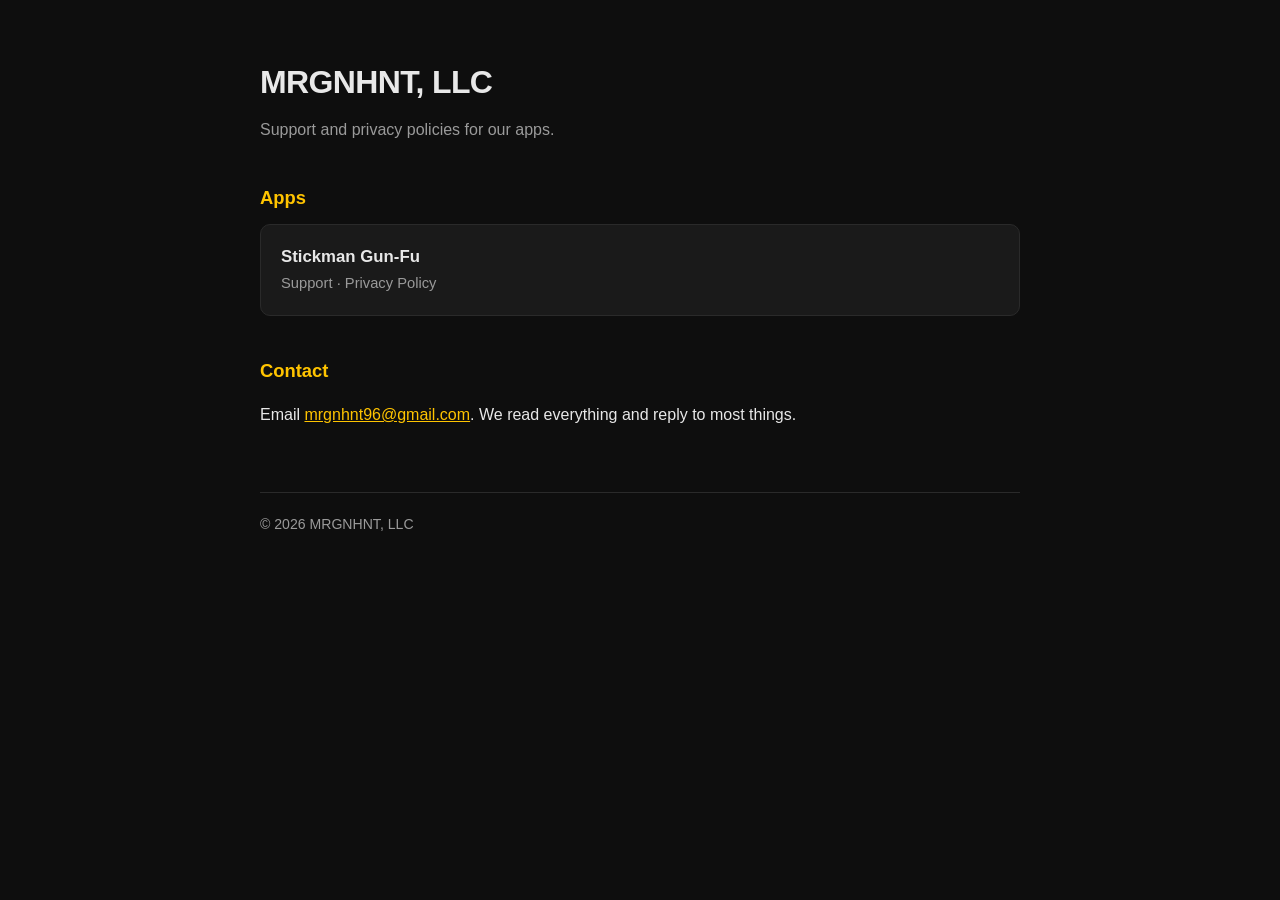
<file: index.html>
<!doctype html>
<html lang="en">
<head>
<meta charset="utf-8">
<meta name="viewport" content="width=device-width, initial-scale=1">
<title>MRGNHNT, LLC — Support &amp; Privacy</title>
<meta name="description" content="Support pages and privacy policies for the apps made by MRGNHNT, LLC, with a contact email that a person reads.">
<link rel="canonical" href="https://mrgnhnt.com/support/">
<meta property="og:type" content="website">
<meta property="og:title" content="MRGNHNT, LLC — Support &amp; Privacy">
<meta property="og:description" content="Support pages and privacy policies for the apps made by MRGNHNT, LLC, with a contact email that a person reads.">
<meta property="og:url" content="https://mrgnhnt.com/support/">
<meta name="twitter:card" content="summary">
<link rel="icon" type="image/png" sizes="180x180" href="icon-180.png">
<link rel="apple-touch-icon" href="icon-180.png">
<link rel="stylesheet" href="style.css">
</head>
<body>
<div class="wrap">
<main>
  <h1>MRGNHNT, LLC</h1>
  <p class="sub">Support and privacy policies for our apps.</p>

  <h2>Apps</h2>
  <a class="card" href="gun-fu/">
    <b>Stickman Gun-Fu</b>
    <span>Support &middot; Privacy Policy</span>
  </a>

  <h2>Contact</h2>
  <p>Email <a href="mailto:mrgnhnt96@gmail.com">mrgnhnt96@gmail.com</a>.
     We read everything and reply to most things.</p>

</main>

  <footer>
    &copy; 2026 MRGNHNT, LLC
  </footer>
</div>
</body>
</html>
</file>
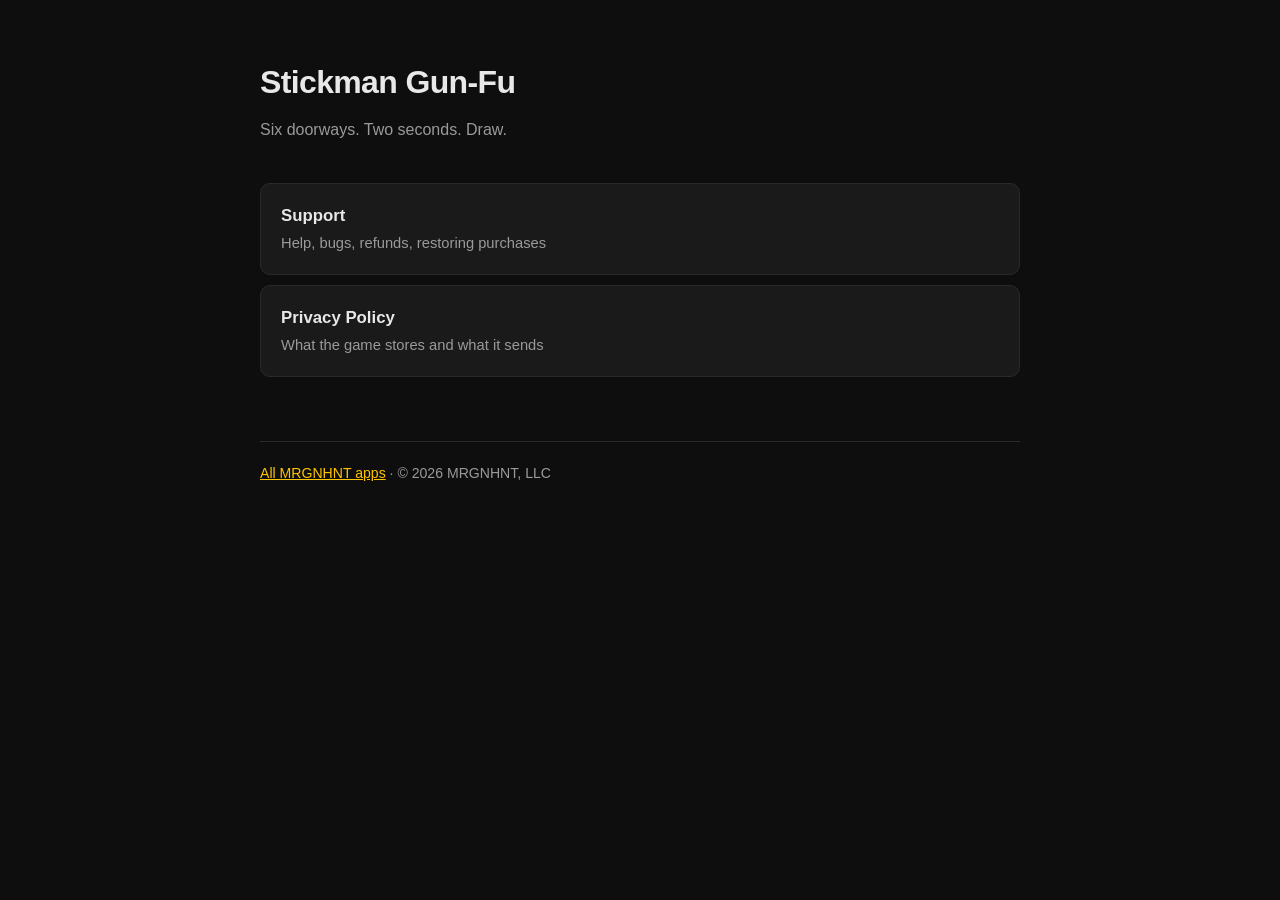
<file: gun-fu/index.html>
<!doctype html>
<html lang="en">
<head>
<meta charset="utf-8">
<meta name="viewport" content="width=device-width, initial-scale=1">
<title>Stickman Gun-Fu — Support &amp; Privacy</title>
<meta name="description" content="Get help with Stickman Gun-Fu and read its privacy policy. Support, refunds, restoring purchases and what the game stores.">
<link rel="canonical" href="https://mrgnhnt.com/support/gun-fu/">
<meta property="og:type" content="website">
<meta property="og:title" content="Stickman Gun-Fu — Support &amp; Privacy">
<meta property="og:description" content="Get help with Stickman Gun-Fu and read its privacy policy. Support, refunds, restoring purchases and what the game stores.">
<meta property="og:url" content="https://mrgnhnt.com/support/gun-fu/">
<meta property="og:image" content="https://mrgnhnt.com/support/gun-fu/share-v1.png">
<meta property="og:image:width" content="1200">
<meta property="og:image:height" content="630">
<meta property="og:image:alt" content="Stickman Gun-Fu: a stickman in sunglasses and the words Six enemies. Tap first.">
<meta name="twitter:card" content="summary_large_image">
<link rel="icon" type="image/png" sizes="180x180" href="icon-180.png">
<link rel="apple-touch-icon" href="icon-180.png">
<link rel="stylesheet" href="../style.css">
</head>
<body>
<div class="wrap">
<main>
  <h1>Stickman Gun-Fu</h1>
  <p class="sub">Six doorways. Two seconds. Draw.</p>

  <a class="card" href="support/"><b>Support</b><span>Help, bugs, refunds, restoring purchases</span></a>
  <a class="card" href="privacy/"><b>Privacy Policy</b><span>What the game stores and what it sends</span></a>

</main>

  <footer>
    <a href="../">All MRGNHNT apps</a> &middot; &copy; 2026 MRGNHNT, LLC
  </footer>
</div>
</body>
</html>
</file>
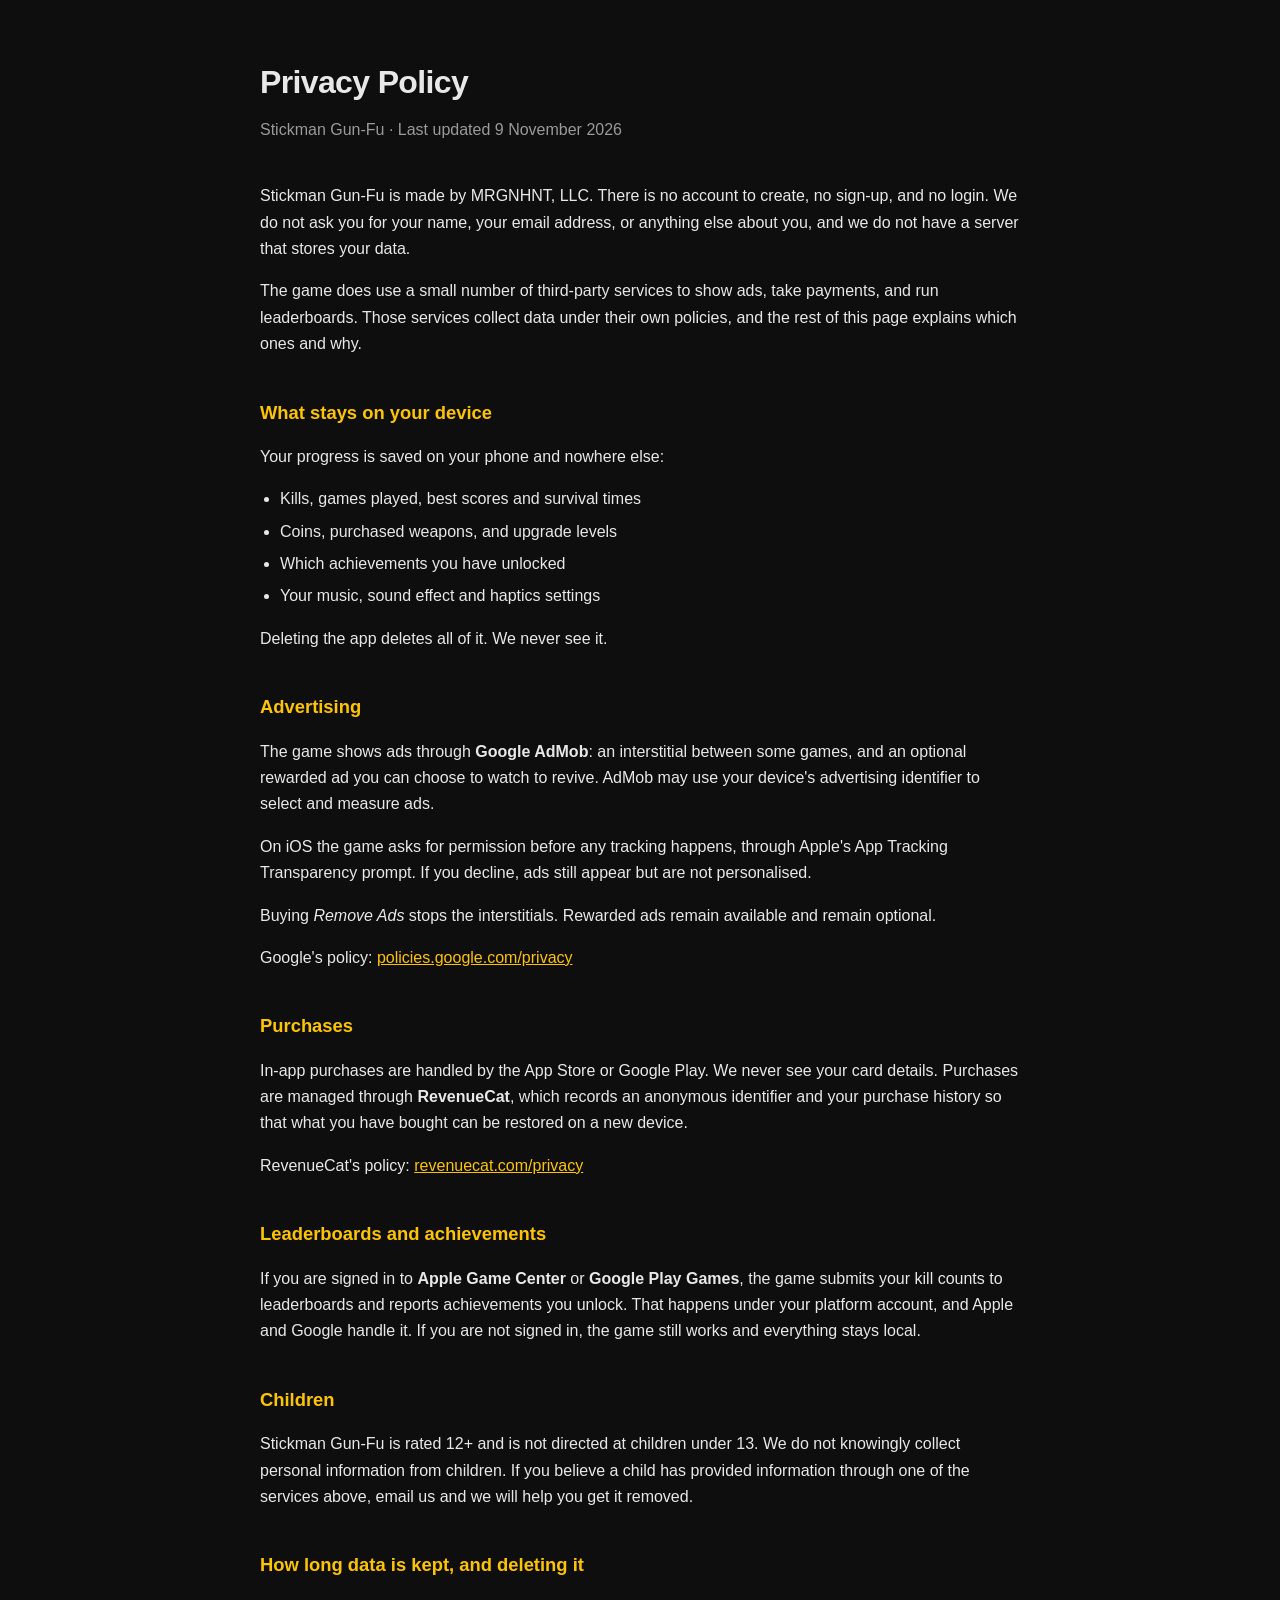
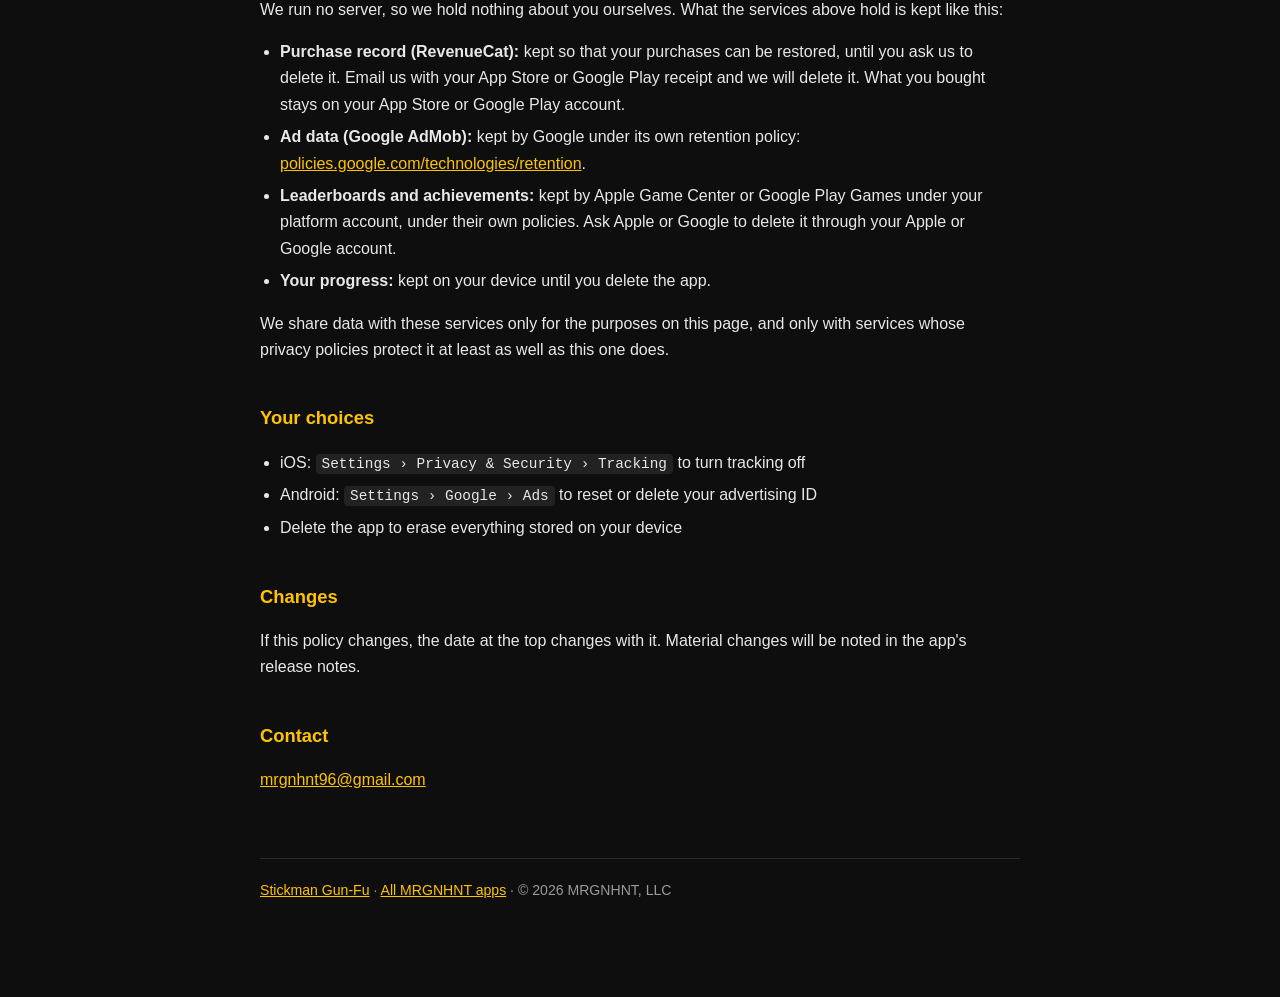
<file: gun-fu/privacy/index.html>
<!doctype html>
<html lang="en">
<head>
<meta charset="utf-8">
<meta name="viewport" content="width=device-width, initial-scale=1">
<title>Stickman Gun-Fu — Privacy Policy</title>
<meta name="description" content="What Stickman Gun-Fu keeps on your device, the services it uses for ads, purchases and leaderboards, and how to delete your data.">
<link rel="canonical" href="https://mrgnhnt.com/support/gun-fu/privacy/">
<meta property="og:type" content="website">
<meta property="og:title" content="Stickman Gun-Fu — Privacy Policy">
<meta property="og:description" content="What Stickman Gun-Fu keeps on your device, the services it uses for ads, purchases and leaderboards, and how to delete your data.">
<meta property="og:url" content="https://mrgnhnt.com/support/gun-fu/privacy/">
<meta property="og:image" content="https://mrgnhnt.com/support/gun-fu/share-v1.png">
<meta property="og:image:width" content="1200">
<meta property="og:image:height" content="630">
<meta property="og:image:alt" content="Stickman Gun-Fu: a stickman in sunglasses and the words Six enemies. Tap first.">
<meta name="twitter:card" content="summary_large_image">
<link rel="icon" type="image/png" sizes="180x180" href="../icon-180.png">
<link rel="apple-touch-icon" href="../icon-180.png">
<link rel="stylesheet" href="../../style.css">
</head>
<body>
<div class="wrap">
<main>
  <h1>Privacy Policy</h1>
  <p class="sub">Stickman Gun-Fu &middot; Last updated 9 November 2026</p>

  <p>Stickman Gun-Fu is made by MRGNHNT, LLC. There is no account to create, no
  sign-up, and no login. We do not ask you for your name, your email address, or
  anything else about you, and we do not have a server that stores your data.</p>

  <p>The game does use a small number of third-party services to show ads, take
  payments, and run leaderboards. Those services collect data under their own
  policies, and the rest of this page explains which ones and why.</p>

  <h2>What stays on your device</h2>
  <p>Your progress is saved on your phone and nowhere else:</p>
  <ul>
    <li>Kills, games played, best scores and survival times</li>
    <li>Coins, purchased weapons, and upgrade levels</li>
    <li>Which achievements you have unlocked</li>
    <li>Your music, sound effect and haptics settings</li>
  </ul>
  <p>Deleting the app deletes all of it. We never see it.</p>

  <h2>Advertising</h2>
  <p>The game shows ads through <b>Google AdMob</b>: an interstitial between some
  games, and an optional rewarded ad you can choose to watch to revive. AdMob may
  use your device's advertising identifier to select and measure ads.</p>
  <p>On iOS the game asks for permission before any tracking happens, through
  Apple's App Tracking Transparency prompt. If you decline, ads still appear but
  are not personalised.</p>
  <p>Buying <i>Remove Ads</i> stops the interstitials. Rewarded ads remain available
  and remain optional.</p>
  <p>Google's policy: <a href="https://policies.google.com/privacy">policies.google.com/privacy</a></p>

  <h2>Purchases</h2>
  <p>In-app purchases are handled by the App Store or Google Play. We never see your
  card details. Purchases are managed through <b>RevenueCat</b>, which records an
  anonymous identifier and your purchase history so that what you have bought can be
  restored on a new device.</p>
  <p>RevenueCat's policy: <a href="https://www.revenuecat.com/privacy">revenuecat.com/privacy</a></p>

  <h2>Leaderboards and achievements</h2>
  <p>If you are signed in to <b>Apple Game Center</b> or <b>Google Play Games</b>, the
  game submits your kill counts to leaderboards and reports achievements you unlock.
  That happens under your platform account, and Apple and Google handle it. If you
  are not signed in, the game still works and everything stays local.</p>

  <h2>Children</h2>
  <p>Stickman Gun-Fu is rated 12+ and is not directed at children under 13. We do not
  knowingly collect personal information from children. If you believe a child has
  provided information through one of the services above, email us and we will help
  you get it removed.</p>

  <h2>How long data is kept, and deleting it</h2>
  <p>We run no server, so we hold nothing about you ourselves. What the services above
  hold is kept like this:</p>
  <ul>
    <li><b>Purchase record (RevenueCat):</b> kept so that your purchases can be restored,
    until you ask us to delete it. Email us with your App Store or Google Play receipt and
    we will delete it. What you bought stays on your App Store or Google Play account.</li>
    <li><b>Ad data (Google AdMob):</b> kept by Google under its own retention policy:
    <a href="https://policies.google.com/technologies/retention">policies.google.com/technologies/retention</a>.</li>
    <li><b>Leaderboards and achievements:</b> kept by Apple Game Center or Google Play Games
    under your platform account, under their own policies. Ask Apple or Google to delete
    it through your Apple or Google account.</li>
    <li><b>Your progress:</b> kept on your device until you delete the app.</li>
  </ul>
  <p>We share data with these services only for the purposes on this page, and only with
  services whose privacy policies protect it at least as well as this one does.</p>

  <h2>Your choices</h2>
  <ul>
    <li>iOS: <code>Settings &rsaquo; Privacy &amp; Security &rsaquo; Tracking</code> to turn tracking off</li>
    <li>Android: <code>Settings &rsaquo; Google &rsaquo; Ads</code> to reset or delete your advertising ID</li>
    <li>Delete the app to erase everything stored on your device</li>
  </ul>

  <h2>Changes</h2>
  <p>If this policy changes, the date at the top changes with it. Material changes
  will be noted in the app's release notes.</p>

  <h2>Contact</h2>
  <p><a href="mailto:mrgnhnt96@gmail.com">mrgnhnt96@gmail.com</a></p>

</main>

  <footer>
    <a href="../">Stickman Gun-Fu</a> &middot;
    <a href="../../">All MRGNHNT apps</a> &middot; &copy; 2026 MRGNHNT, LLC
  </footer>
</div>
</body>
</html>
</file>
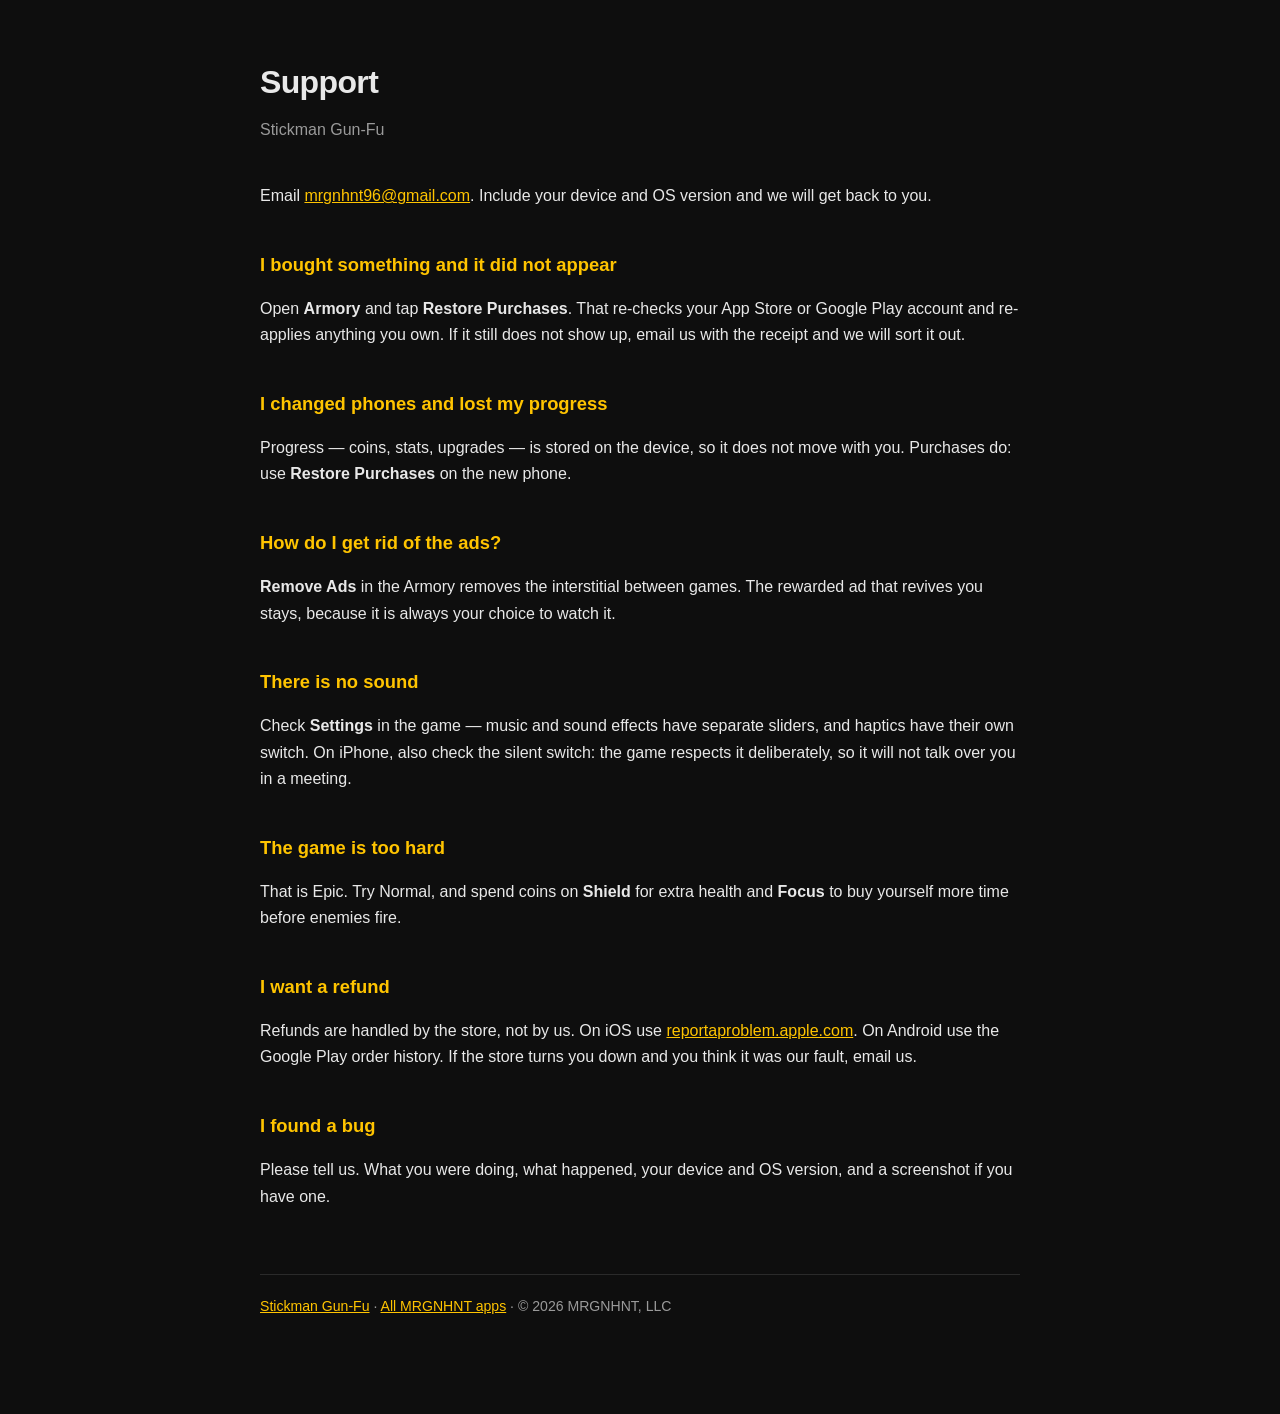
<file: gun-fu/support/index.html>
<!doctype html>
<html lang="en">
<head>
<meta charset="utf-8">
<meta name="viewport" content="width=device-width, initial-scale=1">
<title>Stickman Gun-Fu — Support</title>
<meta name="description" content="Help with Stickman Gun-Fu: restoring purchases, removing ads, refunds, sound, difficulty and reporting bugs. Email us and we reply.">
<link rel="canonical" href="https://mrgnhnt.com/support/gun-fu/support/">
<meta property="og:type" content="website">
<meta property="og:title" content="Stickman Gun-Fu — Support">
<meta property="og:description" content="Help with Stickman Gun-Fu: restoring purchases, removing ads, refunds, sound, difficulty and reporting bugs. Email us and we reply.">
<meta property="og:url" content="https://mrgnhnt.com/support/gun-fu/support/">
<meta property="og:image" content="https://mrgnhnt.com/support/gun-fu/share-v1.png">
<meta property="og:image:width" content="1200">
<meta property="og:image:height" content="630">
<meta property="og:image:alt" content="Stickman Gun-Fu: a stickman in sunglasses and the words Six enemies. Tap first.">
<meta name="twitter:card" content="summary_large_image">
<link rel="icon" type="image/png" sizes="180x180" href="../icon-180.png">
<link rel="apple-touch-icon" href="../icon-180.png">
<link rel="stylesheet" href="../../style.css">
</head>
<body>
<div class="wrap">
<main>
  <h1>Support</h1>
  <p class="sub">Stickman Gun-Fu</p>

  <p>Email <a href="mailto:mrgnhnt96@gmail.com">mrgnhnt96@gmail.com</a>. Include your
  device and OS version and we will get back to you.</p>

  <h2>I bought something and it did not appear</h2>
  <p>Open <b>Armory</b> and tap <b>Restore Purchases</b>. That re-checks your App Store
  or Google Play account and re-applies anything you own. If it still does not show
  up, email us with the receipt and we will sort it out.</p>

  <h2>I changed phones and lost my progress</h2>
  <p>Progress — coins, stats, upgrades — is stored on the device, so it does not move
  with you. Purchases do: use <b>Restore Purchases</b> on the new phone.</p>

  <h2>How do I get rid of the ads?</h2>
  <p><b>Remove Ads</b> in the Armory removes the interstitial between games. The
  rewarded ad that revives you stays, because it is always your choice to watch it.</p>

  <h2>There is no sound</h2>
  <p>Check <b>Settings</b> in the game — music and sound effects have separate sliders,
  and haptics have their own switch. On iPhone, also check the silent switch: the game
  respects it deliberately, so it will not talk over you in a meeting.</p>

  <h2>The game is too hard</h2>
  <p>That is Epic. Try Normal, and spend coins on <b>Shield</b> for extra health and
  <b>Focus</b> to buy yourself more time before enemies fire.</p>

  <h2>I want a refund</h2>
  <p>Refunds are handled by the store, not by us. On iOS use
  <a href="https://reportaproblem.apple.com">reportaproblem.apple.com</a>. On Android
  use the Google Play order history. If the store turns you down and you think it was
  our fault, email us.</p>

  <h2>I found a bug</h2>
  <p>Please tell us. What you were doing, what happened, your device and OS version,
  and a screenshot if you have one.</p>

</main>

  <footer>
    <a href="../">Stickman Gun-Fu</a> &middot;
    <a href="../../">All MRGNHNT apps</a> &middot; &copy; 2026 MRGNHNT, LLC
  </footer>
</div>
</body>
</html>
</file>
<file: style.css>
:root {
  --bg: #0e0e0e; --fg: #e8e8e8; --muted: #9a9a9a;
  --gold: #ffc400; --card: #1a1a1a; --line: #2a2a2a;
}
* { box-sizing: border-box; }
body {
  margin: 0; background: var(--bg); color: var(--fg);
  font: 16px/1.65 -apple-system, BlinkMacSystemFont, "Segoe UI", Roboto, sans-serif;
  padding: 0 20px;
}
.wrap { max-width: 760px; margin: 0 auto; padding: 56px 0 96px; }
a { color: var(--gold); }
h1 { font-size: 2rem; letter-spacing: -0.02em; margin: 0 0 8px; }
h2 { font-size: 1.15rem; margin: 40px 0 10px; color: var(--gold); }
.sub { color: var(--muted); margin: 0 0 40px; }
.card {
  display: block; background: var(--card); border: 1px solid var(--line);
  border-radius: 10px; padding: 18px 20px; margin: 10px 0;
  text-decoration: none; color: var(--fg);
}
.card:hover { border-color: var(--gold); }
.card b { display: block; font-size: 1.05rem; }
.card span { color: var(--muted); font-size: 0.92rem; }
footer { margin-top: 64px; padding-top: 20px; border-top: 1px solid var(--line);
         color: var(--muted); font-size: 0.88rem; }
ul { padding-left: 20px; }
li { margin: 6px 0; }
code { background: #222; padding: 2px 6px; border-radius: 4px; font-size: 0.9em; }
</file>
